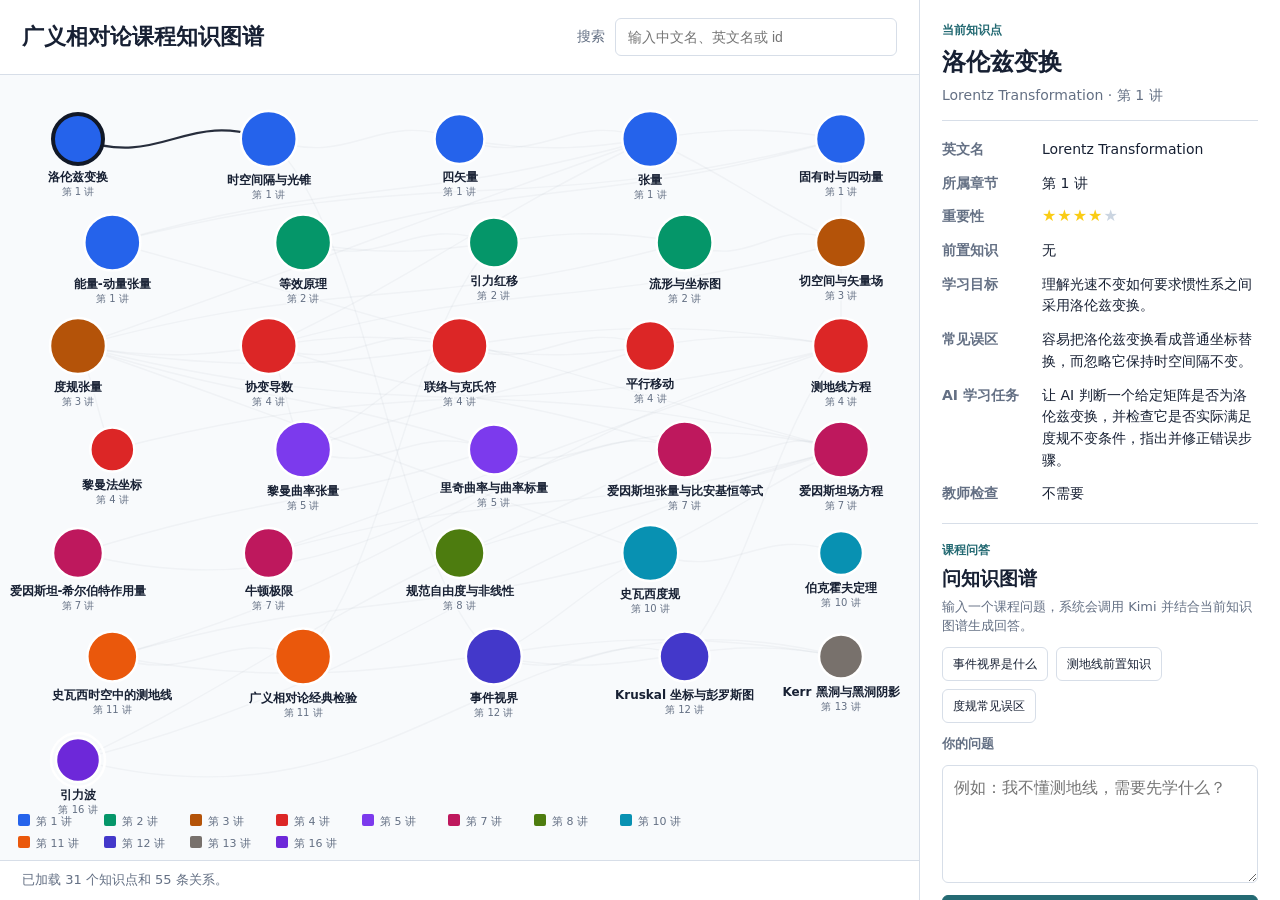
<file: index.html>
<!doctype html>
<html lang="zh-CN">
  <head>
    <meta charset="utf-8">
    <meta name="viewport" content="width=device-width, initial-scale=1">
    <meta http-equiv="refresh" content="0; url=app/index.html">
    <title>广义相对论课程知识图谱</title>
  </head>
  <body>
    <p><a href="app/index.html">打开广义相对论课程知识图谱</a></p>
  </body>
</html>
</file>
<file: app/style.css>
:root {
  color-scheme: light;
  --bg: #f5f7fb;
  --panel: #ffffff;
  --ink: #172033;
  --muted: #647084;
  --line: #d7dee8;
  --accent: #246a73;
}

* {
  box-sizing: border-box;
}

body {
  margin: 0;
  min-height: 100vh;
  background: var(--bg);
  color: var(--ink);
  font-family: ui-sans-serif, system-ui, -apple-system, BlinkMacSystemFont, "Segoe UI", sans-serif;
}

.app-shell {
  display: grid;
  grid-template-columns: minmax(0, 1fr) 360px;
  height: 100vh;
  overflow: hidden;
}

.graph-panel {
  display: grid;
  grid-template-rows: auto minmax(0, 1fr) auto;
  min-width: 0;
  min-height: 0;
  border-right: 1px solid var(--line);
  background: #fbfcff;
}

.topbar {
  display: flex;
  align-items: center;
  justify-content: space-between;
  gap: 20px;
  padding: 18px 22px;
  border-bottom: 1px solid var(--line);
  background: rgba(255, 255, 255, 0.92);
}

h1 {
  margin: 0;
  font-size: 22px;
  line-height: 1.25;
  font-weight: 760;
  letter-spacing: 0;
}

.search-box {
  display: flex;
  align-items: center;
  gap: 10px;
  min-width: 320px;
}

.search-box label {
  color: var(--muted);
  font-size: 14px;
  white-space: nowrap;
}

.search-box input {
  width: 100%;
  min-height: 38px;
  border: 1px solid var(--line);
  border-radius: 6px;
  padding: 0 12px;
  color: var(--ink);
  background: #ffffff;
  font-size: 14px;
  outline: none;
}

.search-box input:focus {
  border-color: var(--accent);
  box-shadow: 0 0 0 3px rgba(36, 106, 115, 0.16);
}

.network {
  width: 100%;
  height: 100%;
  min-height: 0;
  overflow: auto;
  background: #f8fafc;
}

.status {
  min-height: 40px;
  padding: 10px 22px;
  border-top: 1px solid var(--line);
  color: var(--muted);
  font-size: 13px;
  background: #ffffff;
}

.kg-svg {
  display: block;
  width: 100%;
  height: 100%;
  background: #f8fafc;
}

.kg-background {
  fill: #f8fafc;
}

.kg-edge {
  fill: none;
  stroke: #7c8796;
  stroke-width: 1.4;
  stroke-opacity: 0.48;
  marker-end: url("#arrow");
}

.kg-edge.is-selected {
  stroke: #111827;
  stroke-width: 2.2;
  stroke-opacity: 0.9;
}

.kg-edge.is-muted {
  stroke-opacity: 0.07;
}

.kg-node {
  cursor: pointer;
}

.kg-node circle {
  stroke: #ffffff;
  stroke-width: 2.5;
}

.kg-node.is-selected circle {
  stroke: #111827;
  stroke-width: 4;
}

.kg-node.is-muted {
  opacity: 0.28;
}

.kg-node-label {
  fill: #172033;
  font-size: 12px;
  font-weight: 700;
  pointer-events: none;
  paint-order: stroke;
  stroke: #f8fafc;
  stroke-width: 4px;
  stroke-linejoin: round;
}

.kg-node-chapter {
  fill: #647084;
  font-size: 10px;
  pointer-events: none;
  paint-order: stroke;
  stroke: #f8fafc;
  stroke-width: 3px;
  stroke-linejoin: round;
}

.review-ring {
  fill: none;
  stroke: #b42318;
  stroke-width: 3;
}

.kg-legend text {
  fill: #647084;
  font-size: 11px;
}

#arrow path {
  fill: #9aa6b2;
}

.detail-panel {
  display: flex;
  flex-direction: column;
  gap: 18px;
  padding: 22px;
  overflow: auto;
  background: var(--panel);
}

.detail-heading {
  padding-bottom: 14px;
  border-bottom: 1px solid var(--line);
}

.eyebrow {
  margin: 0 0 8px;
  color: var(--accent);
  font-size: 12px;
  font-weight: 700;
}

h2 {
  margin: 0;
  font-size: 24px;
  line-height: 1.25;
  letter-spacing: 0;
}

#detailSubtitle {
  margin: 8px 0 0;
  color: var(--muted);
  font-size: 14px;
  line-height: 1.5;
}

.detail-list {
  display: grid;
  grid-template-columns: 86px minmax(0, 1fr);
  gap: 12px 14px;
  margin: 0;
  font-size: 14px;
  line-height: 1.55;
}

.detail-list dt {
  color: var(--muted);
  font-weight: 700;
}

.detail-list dd {
  margin: 0;
  min-width: 0;
}

.importance-stars {
  display: inline-flex;
  gap: 1px;
  line-height: 1;
}

.star {
  color: #cbd5e1;
  font-size: 16px;
}

.star.is-active {
  color: #facc15;
  text-shadow: 0 0 0 1px rgba(161, 98, 7, 0.25);
}

.qa-panel {
  display: flex;
  flex-direction: column;
  gap: 12px;
  padding-top: 18px;
  border-top: 1px solid var(--line);
}

.qa-heading h2 {
  margin: 0;
  font-size: 19px;
}

.qa-heading p:last-child {
  margin: 7px 0 0;
  color: var(--muted);
  font-size: 13px;
  line-height: 1.45;
}

.qa-examples {
  display: flex;
  flex-wrap: wrap;
  gap: 8px;
}

.qa-examples button,
.qa-submit {
  min-height: 34px;
  border: 1px solid var(--line);
  border-radius: 6px;
  background: #ffffff;
  color: var(--ink);
  cursor: pointer;
  font: inherit;
}

.qa-examples button {
  padding: 0 10px;
  font-size: 12px;
}

.qa-submit {
  width: 100%;
  background: var(--accent);
  border-color: var(--accent);
  color: #ffffff;
  font-weight: 700;
}

.qa-examples button:hover,
.qa-submit:hover {
  filter: brightness(0.96);
}

.qa-label {
  color: var(--muted);
  font-size: 13px;
  font-weight: 700;
}

#qaInput {
  width: 100%;
  resize: vertical;
  min-height: 92px;
  border: 1px solid var(--line);
  border-radius: 6px;
  padding: 10px 11px;
  color: var(--ink);
  background: #ffffff;
  font: inherit;
  line-height: 1.5;
  outline: none;
}

#qaInput:focus {
  border-color: var(--accent);
  box-shadow: 0 0 0 3px rgba(36, 106, 115, 0.16);
}

.qa-answer {
  padding: 12px;
  border: 1px solid #dbe4ee;
  border-radius: 6px;
  background: #f8fafc;
  color: var(--ink);
  font-size: 13px;
  line-height: 1.55;
}

.qa-answer p {
  margin: 0;
}

.qa-answer-section + .qa-answer-section {
  margin-top: 12px;
}

.qa-answer-section h3 {
  margin: 0 0 6px;
  font-size: 14px;
}

.qa-answer ul {
  margin: 0;
  padding-left: 18px;
}

.qa-answer li + li {
  margin-top: 5px;
}

.qa-related {
  margin-top: 12px;
  color: var(--muted);
}

@media (max-width: 860px) {
  .app-shell {
    grid-template-columns: 1fr;
    height: auto;
    min-height: 100vh;
    overflow: visible;
  }

  .graph-panel {
    min-height: 68vh;
    border-right: 0;
  }

  .topbar {
    align-items: stretch;
    flex-direction: column;
    gap: 14px;
  }

  .search-box {
    min-width: 0;
  }

  .detail-panel {
    border-top: 1px solid var(--line);
  }

  .kg-svg {
    width: 900px;
  }
}
</file>
